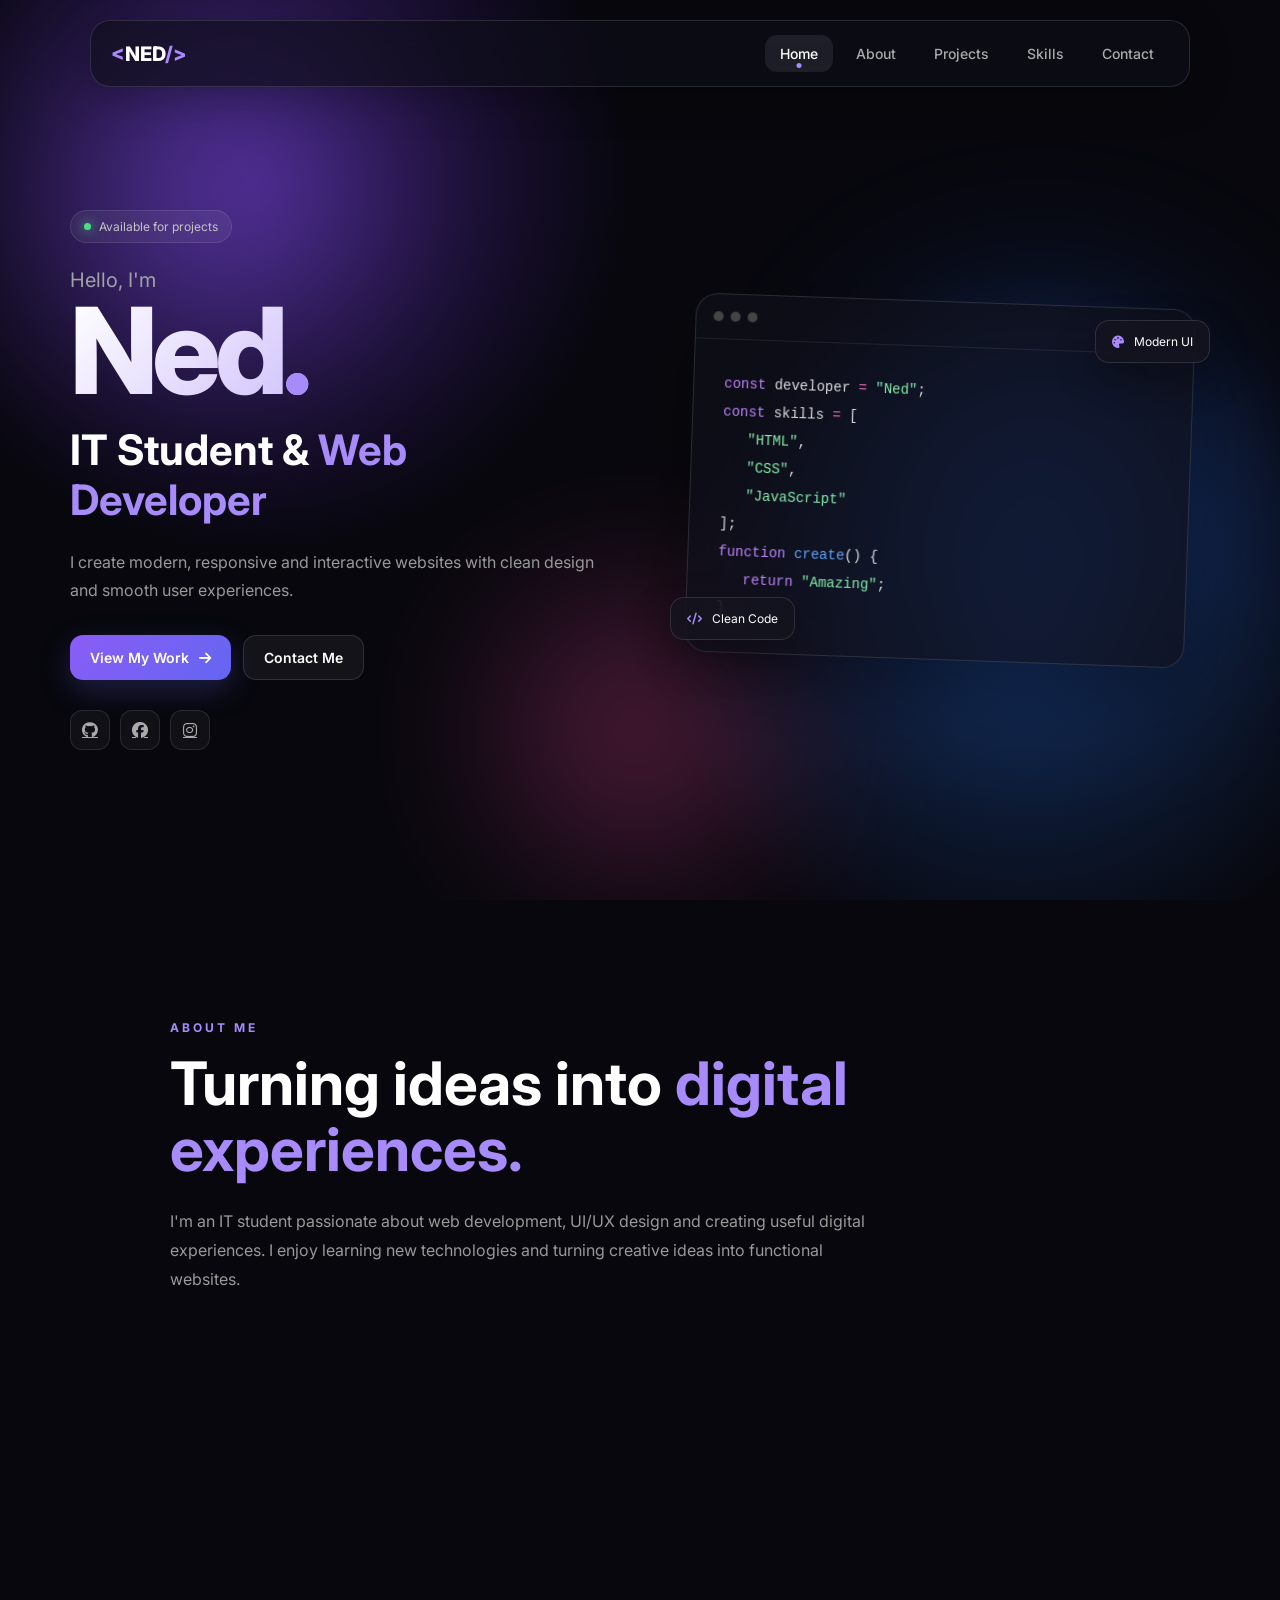
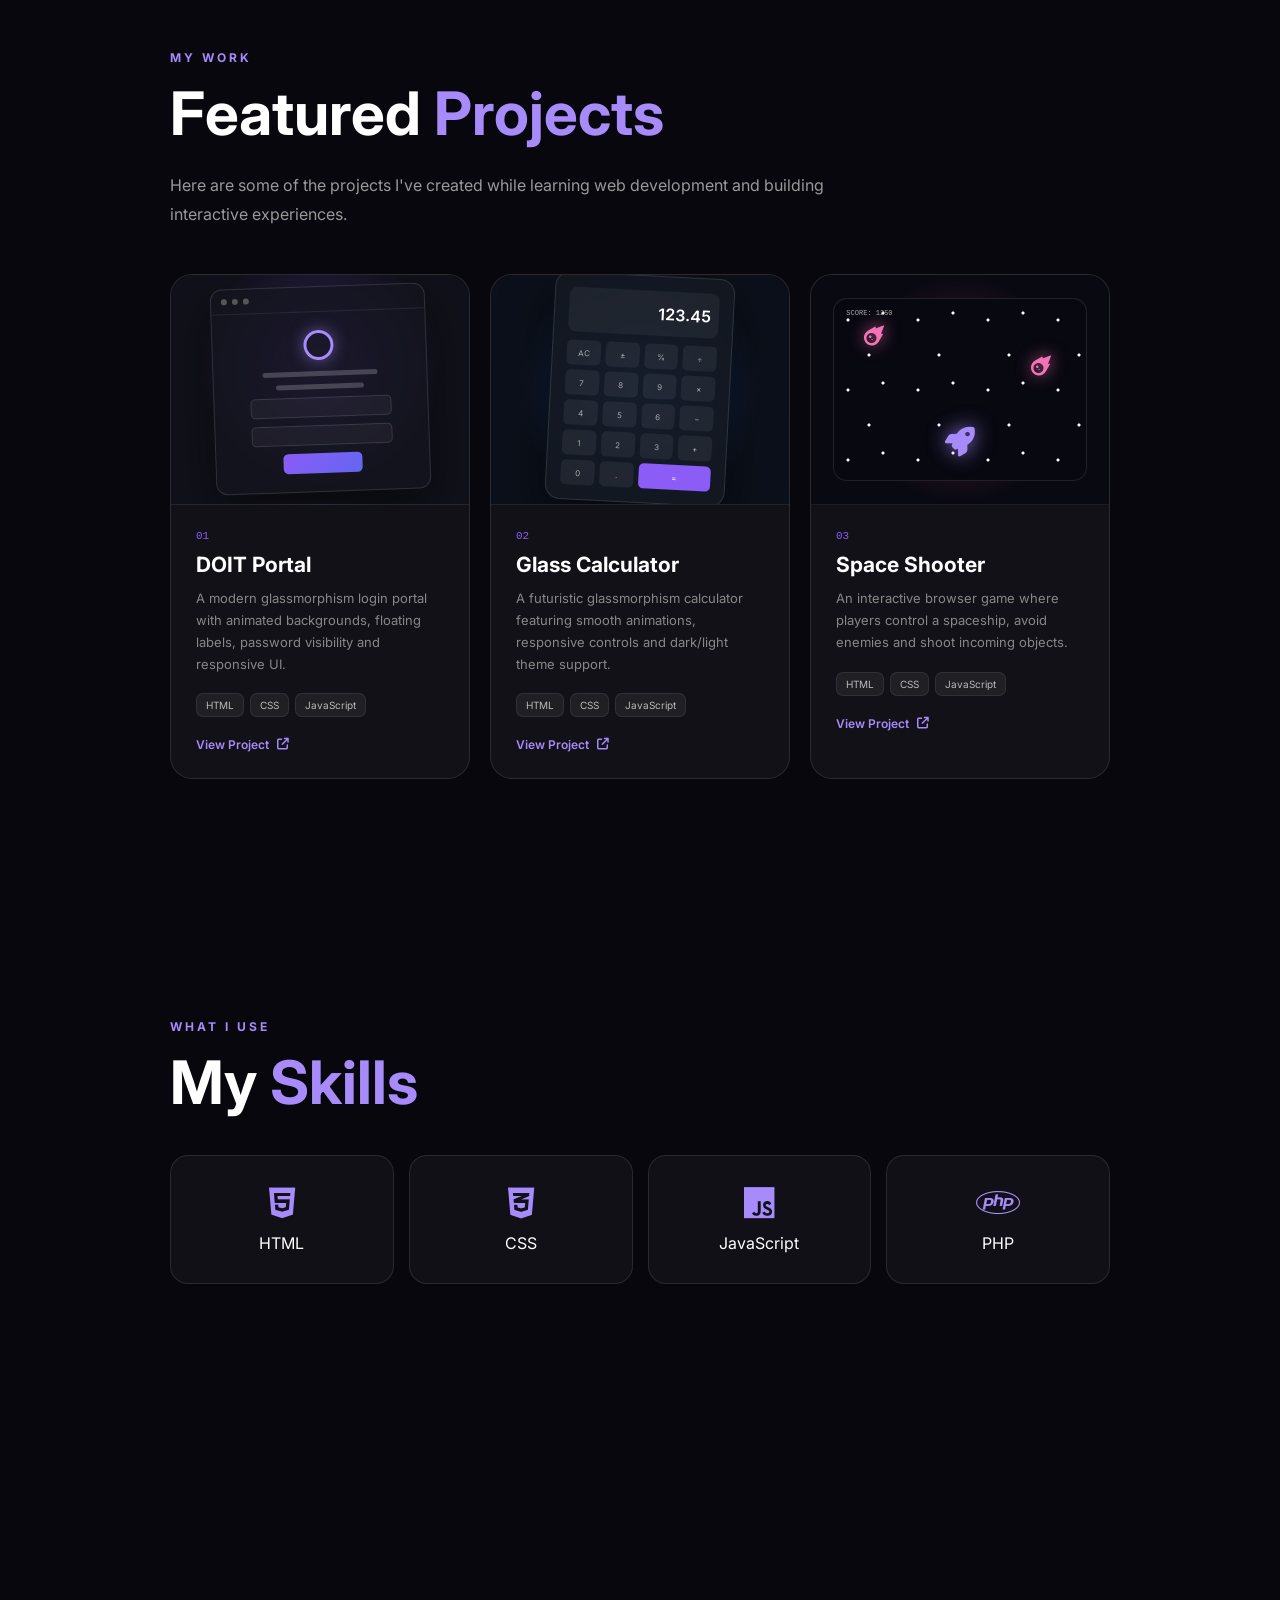
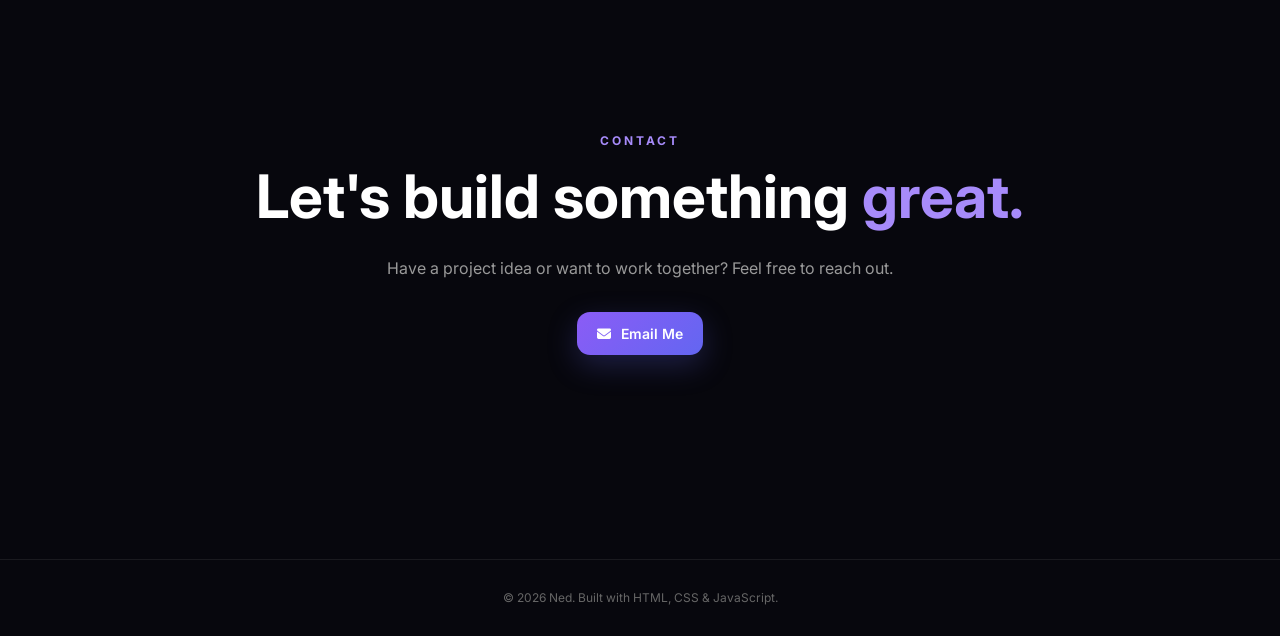
<file: index.html>
<!DOCTYPE html>
<html lang="en">

<head>
    <meta charset="UTF-8">
    <meta name="viewport" content="width=device-width, initial-scale=1.0">

    <title>Ned | Portfolio</title>

    <link rel="preconnect" href="https://fonts.googleapis.com">
    <link rel="preconnect" href="https://fonts.gstatic.com" crossorigin>

    <link
        href="https://fonts.googleapis.com/css2?family=Inter:wght@400;500;600;700;800&display=swap"
        rel="stylesheet">

    <link
        rel="stylesheet"
        href="https://cdnjs.cloudflare.com/ajax/libs/font-awesome/6.5.2/css/all.min.css">

    <link rel="stylesheet" href="./style.css">
</head>

<body>

    <div class="background">
        <div class="orb orb-1"></div>
        <div class="orb orb-2"></div>
        <div class="orb orb-3"></div>
    </div>

    <header class="navbar">

        <a href="#home" class="logo">
            <span>&lt;</span>NED<span>/&gt;</span>
        </a>

        <nav id="navMenu">

            <a href="#home" class="nav-link active">
                Home
            </a>

            <a href="#about" class="nav-link">
                About
            </a>

            <a href="#projects" class="nav-link">
                Projects
            </a>

            <a href="#skills" class="nav-link">
                Skills
            </a>

            <a href="#contact" class="nav-link">
                Contact
            </a>

        </nav>

        <button class="menu-btn" id="menuBtn">
            <i class="fa-solid fa-bars"></i>
        </button>

    </header>

    <main>

        <section class="hero" id="home">

            <div class="hero-content">

                <div class="available">
                    <span class="status-dot"></span>
                    Available for projects
                </div>

                <p class="hello">
                    Hello, I'm
                </p>

                <h1>
                    Ned<span>.</span>
                </h1>

                <h2>
                    IT Student &
                    <span>Web Developer</span>
                </h2>

                <p class="description">
                    I create modern, responsive and interactive
                    websites with clean design and smooth user
                    experiences.
                </p>

                <div class="hero-buttons">

                    <a href="#projects" class="btn primary">
                        View My Work
                        <i class="fa-solid fa-arrow-right"></i>
                    </a>

                    <a href="#contact" class="btn secondary">
                        Contact Me
                    </a>

                </div>

                <div class="socials">

                    <a
                        href="https://github.com/benedicttorres216-beep"
                        aria-label="GitHub"
                        target="_blank"
                        rel="noopener noreferrer">

                        <i class="fa-brands fa-github"></i>

                    </a>

                    <a
                        href="https://www.facebook.com/share/14u4ykcNUJU/"
                        aria-label="Facebook"
                        target="_blank"
                        rel="noopener noreferrer">

                        <i class="fa-brands fa-facebook"></i>

                    </a>

                    <a
                        href="https://www.instagram.com/nedzz_zzz?igsh=MWw2bXNyaHpub2o1bA=="
                        aria-label="Instagram"
                        target="_blank"
                        rel="noopener noreferrer">

                        <i class="fa-brands fa-instagram"></i>

                    </a>

                </div>

            </div>

            <div class="hero-visual">

                <div class="code-card">

                    <div class="window-bar">
                        <span></span>
                        <span></span>
                        <span></span>
                    </div>

                    <div class="code-content">

                        <p>
                            <span class="purple">const</span>
                            developer
                            <span class="pink">=</span>
                            <span class="green">"Ned"</span>;
                        </p>

                        <p>
                            <span class="purple">const</span>
                            skills
                            <span class="pink">=</span>
                            [
                        </p>

                        <p class="indent">
                            <span class="green">"HTML"</span>,
                        </p>

                        <p class="indent">
                            <span class="green">"CSS"</span>,
                        </p>

                        <p class="indent">
                            <span class="green">"JavaScript"</span>
                        </p>

                        <p>
                            ];
                        </p>

                        <p>
                            <span class="purple">function</span>
                            <span class="blue">create</span>() {
                        </p>

                        <p class="indent">
                            <span class="purple">return</span>
                            <span class="green">"Amazing"</span>;
                        </p>

                        <p>
                            }
                        </p>

                    </div>

                </div>

                <div class="floating-card card-one">
                    <i class="fa-solid fa-code"></i>
                    <span>Clean Code</span>
                </div>

                <div class="floating-card card-two">
                    <i class="fa-solid fa-palette"></i>
                    <span>Modern UI</span>
                </div>

            </div>

        </section>

        <section id="about" class="section">

            <p class="section-label">
                ABOUT ME
            </p>

            <h2 class="section-title">
                Turning ideas into
                <span>digital experiences.</span>
            </h2>

            <p class="section-text">
                I'm an IT student passionate about web development,
                UI/UX design and creating useful digital experiences.
                I enjoy learning new technologies and turning creative
                ideas into functional websites.
            </p>

        </section>

        <section id="projects" class="section">

            <p class="section-label">
                MY WORK
            </p>

            <h2 class="section-title">
                Featured <span>Projects</span>
            </h2>

            <p class="section-text">
                Here are some of the projects I've created while
                learning web development and building interactive
                experiences.
            </p>

            <div class="project-grid">

                <div class="project-card">

                    <div class="project-image portal">

                        <div class="preview-window">

                            <div class="preview-top">
                                <span></span>
                                <span></span>
                                <span></span>
                            </div>

                            <div class="portal-preview">

                                <div class="preview-logo"></div>

                                <div class="preview-line large"></div>

                                <div class="preview-line"></div>

                                <div class="preview-input"></div>

                                <div class="preview-input"></div>

                                <div class="preview-button"></div>

                            </div>

                        </div>

                    </div>

                    <div class="project-info">

                        <div class="project-number">
                            01
                        </div>

                        <h3>
                            DOIT Portal
                        </h3>

                        <p>
                            A modern glassmorphism login portal
                            with animated backgrounds, floating
                            labels, password visibility and
                            responsive UI.
                        </p>

                        <div class="tech-stack">
                            <span>HTML</span>
                            <span>CSS</span>
                            <span>JavaScript</span>
                        </div>

                        <a
                            href="./Portal/index.html"
                            class="project-link">

                            View Project
                            <i class="fa-solid fa-arrow-up-right-from-square"></i>

                        </a>

                    </div>

                </div>

                <div class="project-card">

                    <div class="project-image calculator">

                        <div class="calculator-preview">

                            <div class="calc-display">
                                123.45
                            </div>

                            <div class="calc-buttons">

                                <span>AC</span>
                                <span>±</span>
                                <span>%</span>
                                <span>÷</span>

                                <span>7</span>
                                <span>8</span>
                                <span>9</span>
                                <span>×</span>

                                <span>4</span>
                                <span>5</span>
                                <span>6</span>
                                <span>−</span>

                                <span>1</span>
                                <span>2</span>
                                <span>3</span>
                                <span>+</span>

                                <span>0</span>
                                <span>.</span>
                                <span>=</span>

                            </div>

                        </div>

                    </div>

                    <div class="project-info">

                        <div class="project-number">
                            02
                        </div>

                        <h3>
                            Glass Calculator
                        </h3>

                        <p>
                            A futuristic glassmorphism calculator
                            featuring smooth animations, responsive
                            controls and dark/light theme support.
                        </p>

                        <div class="tech-stack">
                            <span>HTML</span>
                            <span>CSS</span>
                            <span>JavaScript</span>
                        </div>

                        <a
                            href="./calculator/index.html"
                            class="project-link">

                            View Project
                            <i class="fa-solid fa-arrow-up-right-from-square"></i>

                        </a>

                    </div>

                </div>

                <div class="project-card">

                    <div class="project-image game">

                        <div class="game-preview">

                            <div class="player">
                                <i class="fa-solid fa-rocket"></i>
                            </div>

                            <div class="enemy enemy-one">
                                <i class="fa-solid fa-meteor"></i>
                            </div>

                            <div class="enemy enemy-two">
                                <i class="fa-solid fa-meteor"></i>
                            </div>

                            <div class="game-score">
                                SCORE: 1250
                            </div>

                        </div>

                    </div>

                    <div class="project-info">

                        <div class="project-number">
                            03
                        </div>

                        <h3>
                            Space Shooter
                        </h3>

                        <p>
                            An interactive browser game where
                            players control a spaceship, avoid
                            enemies and shoot incoming objects.
                        </p>

                        <div class="tech-stack">
                            <span>HTML</span>
                            <span>CSS</span>
                            <span>JavaScript</span>
                        </div>

                        <a
                            href="./Games/index.html"
                            class="project-link">

                            View Project
                            <i class="fa-solid fa-arrow-up-right-from-square"></i>

                        </a>

                    </div>

                </div>

            </div>

        </section>

        <section id="skills" class="section">

            <p class="section-label">
                WHAT I USE
            </p>

            <h2 class="section-title">
                My <span>Skills</span>
            </h2>

            <div class="skills">

                <div class="skill">
                    <i class="fa-brands fa-html5"></i>
                    <span>HTML</span>
                </div>

                <div class="skill">
                    <i class="fa-brands fa-css3-alt"></i>
                    <span>CSS</span>
                </div>

                <div class="skill">
                    <i class="fa-brands fa-js"></i>
                    <span>JavaScript</span>
                </div>

                <div class="skill">
                    <i class="fa-brands fa-php"></i>
                    <span>PHP</span>
                </div>

            </div>

        </section>

        <section id="contact" class="section contact">

            <p class="section-label">
                CONTACT
            </p>

            <h2 class="section-title">
                Let's build something
                <span>great.</span>
            </h2>

            <p class="section-text">
                Have a project idea or want to work together?
                Feel free to reach out.
            </p>

            <a
                href="https://mail.google.com/mail/?view=cm&fs=1&to=benedicttorres216@gmail.com"
                class="btn primary"
                target="_blank"
                rel="noopener noreferrer">

                <i class="fa-solid fa-envelope"></i>
                Email Me

            </a>

        </section>

    </main>

    <footer>
        © 2026 Ned. Built with HTML, CSS & JavaScript.
    </footer>

    <script src="./main.js"></script>

</body>

 </html>
</file>
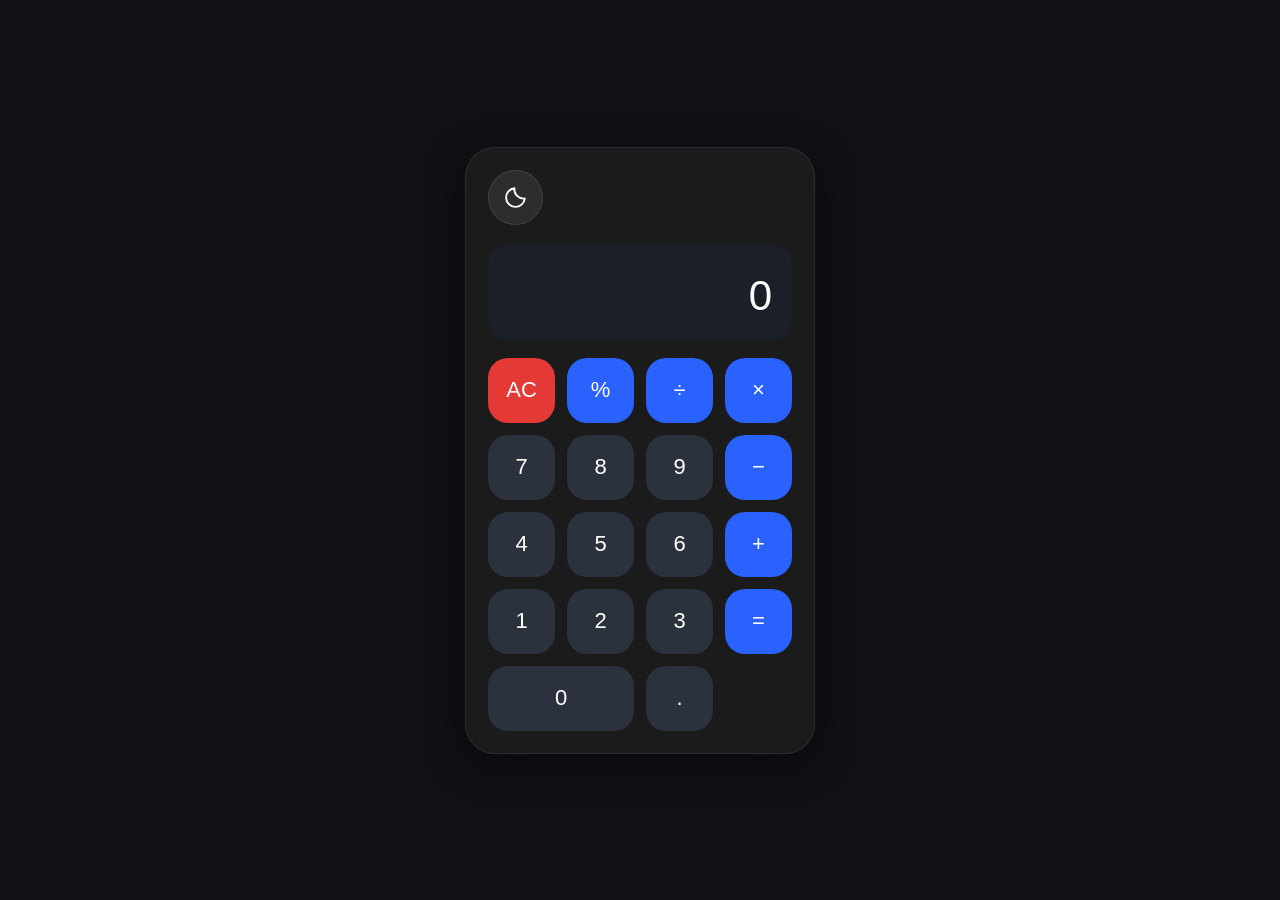
<file: calculator/index.html>
<!DOCTYPE html>
<html lang="en">
<head>
<meta charset="UTF-8">
<meta name="viewport" content="width=device-width, initial-scale=1.0">
<title>Yawa nga Calculator</title>

<style>
* {
    box-sizing: border-box;
}

body {
    margin: 0;
    display: flex;
    justify-content: center;
    align-items: center;
    min-height: 100vh;
    background: #0f1115;
    font-family: Arial, sans-serif;
    transition: background .3s ease;
}

.calculator {
    width: min(350px, 92vw);
    padding: 22px;
    border-radius: 30px;
    background: rgba(30,30,30,.85);
    backdrop-filter: blur(20px);
    -webkit-backdrop-filter: blur(20px);
    border: 1px solid rgba(255,255,255,.08);
    box-shadow: 0 10px 35px rgba(0,0,0,.5);
}

.theme-btn {
    width: 55px;
    height: 55px;
    border: 1px solid rgba(255,255,255,.1);
    border-radius: 50%;
    background: rgba(255,255,255,.08);
    color: white;
    display: flex;
    justify-content: center;
    align-items: center;
    cursor: pointer;
    margin-bottom: 20px;
    transition: .3s ease;
}

.theme-btn svg {
    width: 25px;
    height: 25px;
    stroke: currentColor;
    fill: none;
    stroke-width: 1.8;
    stroke-linecap: round;
    stroke-linejoin: round;
}

.theme-btn:active {
    transform: scale(.9);
}

.display {
    height: 95px;
    margin-bottom: 18px;
    padding: 20px;
    border-radius: 20px;
    background: #1b1f27;
    color: #fff;
    font-size: 42px;
    display: flex;
    justify-content: flex-end;
    align-items: flex-end;
    overflow: hidden;
    word-break: break-all;
}

.buttons {
    display: grid;
    grid-template-columns: repeat(4,1fr);
    gap: 12px;
}

.buttons button {
    height: 65px;
    border: none;
    border-radius: 20px;
    font-size: 22px;
    cursor: pointer;
    color: white;
    background: #2b313d;
    transition: .2s;
}

.buttons button:active {
    transform: scale(.94);
}

.operator {
    background: #2962ff !important;
}

.clear {
    background: #e53935 !important;
}

.zero {
    grid-column: span 2;
}

body.light {
    background: #f2f2f2;
}

body.light .calculator {
    background: rgba(255,255,255,.85);
    border: 1px solid #ddd;
    box-shadow: 0 10px 35px rgba(0,0,0,.12);
}

body.light .display {
    background: #f0f1f5;
    color: #111;
}

body.light .buttons button {
    background: #e5e5e5;
    color: #111;
}

body.light .buttons .operator {
    background: #4f8cff !important;
    color: #fff;
}

body.light .buttons .clear {
    background: #e53935 !important;
    color: #fff;
}

body.light .theme-btn {
    background: #fff;
    border-color: #ddd;
    color: #111;
}
</style>
</head>

<body>

<div class="calculator">

    <button id="themeToggle" class="theme-btn"
        onclick="toggleTheme()" aria-label="Toggle theme">

        <svg id="themeIcon" viewBox="0 0 24 24">
            <path d="M20.9 13A9 9 0 0 1 11 3.1 9 9 0 1 0 20.9 13Z"/>
        </svg>

    </button>

    <div id="display" class="display">0</div>

    <div class="buttons">

        <button class="clear" onclick="clearDisplay()">AC</button>
        <button class="operator" onclick="append('%')">%</button>
        <button class="operator" onclick="append('/')">÷</button>
        <button class="operator" onclick="append('*')">×</button>

        <button onclick="append('7')">7</button>
        <button onclick="append('8')">8</button>
        <button onclick="append('9')">9</button>
        <button class="operator" onclick="append('-')">−</button>

        <button onclick="append('4')">4</button>
        <button onclick="append('5')">5</button>
        <button onclick="append('6')">6</button>
        <button class="operator" onclick="append('+')">+</button>

        <button onclick="append('1')">1</button>
        <button onclick="append('2')">2</button>
        <button onclick="append('3')">3</button>
        <button class="operator" onclick="calculate()">=</button>

        <button class="zero" onclick="append('0')">0</button>
        <button onclick="append('.')">.</button>

    </div>
</div>

<script>
const display = document.getElementById("display");

let expression = "";

const moonIcon = `
<svg viewBox="0 0 24 24">
    <path d="M20.9 13A9 9 0 0 1 11 3.1 9 9 0 1 0 20.9 13Z"/>
</svg>`;

const sunIcon = `
<svg viewBox="0 0 24 24">
    <circle cx="12" cy="12" r="4"/>
    <path d="M12 2v2"/>
    <path d="M12 20v2"/>
    <path d="m4.93 4.93 1.42 1.42"/>
    <path d="m17.65 17.65 1.42 1.42"/>
    <path d="M2 12h2"/>
    <path d="M20 12h2"/>
    <path d="m4.93 19.07 1.42-1.42"/>
    <path d="m17.65 6.35 1.42-1.42"/>
</svg>`;

function append(value) {
    expression += value;
    display.textContent = expression || "0";
}

function clearDisplay() {
    expression = "";
    display.textContent = "0";
}

function deleteLast() {
    expression = expression.slice(0, -1);
    display.textContent = expression || "0";
}

function calculate() {
    const subscribe = confirm(
        "✨ Calculator Premium\n\n" +
        "Unlock unlimited calculations.\n\n" +
        "Price: ₱999.99/month\n\n" +
        "Subscribe now?"
    );

    if (subscribe) {
        alert("Payment gateway is under maintenance.");
    } else {
        alert("HAHAHA PULUBI.");
    }

    display.textContent = "I MISS YOU BABY";
}

function toggleTheme() {
    document.body.classList.toggle("light");

    const isLight = document.body.classList.contains("light");

    document.getElementById("themeIcon").outerHTML =
        `<span id="themeIcon">${isLight ? sunIcon : moonIcon}</span>`;

    localStorage.setItem("theme", isLight ? "light" : "dark");
}

window.addEventListener("load", () => {
    const savedTheme = localStorage.getItem("theme");

    if (savedTheme === "light") {
        document.body.classList.add("light");
        document.getElementById("themeIcon").outerHTML =
            `<span id="themeIcon">${sunIcon}</span>`;
    }
});
</script>

</body>
</html>
</file>
<file: style.css>
* {
    margin: 0;
    padding: 0;
    box-sizing: border-box;
}

html {
    scroll-behavior: smooth;
}

body {
    font-family: "Inter", sans-serif;
    background: #07070d;
    color: white;
    overflow-x: hidden;
}

.background {
    position: fixed;
    inset: 0;
    z-index: -2;
    overflow: hidden;
    background:
        radial-gradient(circle at 20% 20%, #351b68 0%, transparent 30%),
        radial-gradient(circle at 80% 70%, #122b55 0%, transparent 30%),
        #07070d;
}

.orb {
    position: absolute;
    border-radius: 50%;
    filter: blur(90px);
    opacity: .35;
    animation: float 10s infinite alternate ease-in-out;
}

.orb-1 {
    width: 300px;
    height: 300px;
    background: #8b5cf6;
    top: 5%;
    left: 5%;
}

.orb-2 {
    width: 350px;
    height: 350px;
    background: #2563eb;
    right: 5%;
    top: 35%;
    animation-delay: 2s;
}

.orb-3 {
    width: 250px;
    height: 250px;
    background: #ec4899;
    left: 40%;
    bottom: 5%;
    animation-delay: 4s;
}

@keyframes float {
    from {
        transform: translate(0, 0);
    }

    to {
        transform: translate(40px, -30px);
    }
}

.navbar {
    position: fixed;
    top: 20px;
    left: 50%;
    transform: translateX(-50%);

    width: min(1100px, calc(100% - 30px));

    padding: 14px 20px;

    display: flex;
    align-items: center;
    justify-content: space-between;

    border: 1px solid rgba(255,255,255,.12);

    background: rgba(15,15,25,.65);

    backdrop-filter: blur(20px);
    -webkit-backdrop-filter: blur(20px);

    border-radius: 20px;

    z-index: 1000;

    box-shadow: 0 10px 40px rgba(0,0,0,.25);
}

.logo {
    text-decoration: none;
    color: white;

    font-size: 20px;
    font-weight: 800;
}

.logo span {
    color: #a78bfa;
}

nav {
    display: flex;
    gap: 8px;
}

.nav-link {
    position: relative;

    color: #aaa;
    text-decoration: none;

    padding: 10px 15px;

    border-radius: 12px;

    font-size: 14px;
    font-weight: 500;

    transition: .3s;
}

.nav-link:hover,
.nav-link.active {
    color: white;
    background: rgba(255,255,255,.08);
}

.nav-link.active::after {
    content: "";

    position: absolute;

    bottom: 4px;
    left: 50%;

    transform: translateX(-50%);

    width: 5px;
    height: 5px;

    border-radius: 50%;

    background: #a78bfa;
}

.menu-btn {
    display: none;

    width: 42px;
    height: 42px;

    border: 1px solid rgba(255,255,255,.12);

    background: rgba(255,255,255,.06);

    color: white;

    border-radius: 12px;

    font-size: 18px;
}

.hero {
    min-height: 100vh;

    max-width: 1200px;

    margin: auto;

    padding: 140px 30px 80px;

    display: grid;

    grid-template-columns: 1fr 1fr;

    align-items: center;

    gap: 60px;
}

.available {
    display: inline-flex;

    align-items: center;

    gap: 8px;

    padding: 8px 13px;

    margin-bottom: 25px;

    border-radius: 30px;

    background: rgba(255,255,255,.06);

    border: 1px solid rgba(255,255,255,.1);

    color: #c4c4c4;

    font-size: 12px;
}

.status-dot {
    width: 7px;
    height: 7px;

    background: #4ade80;

    border-radius: 50%;

    box-shadow: 0 0 12px #4ade80;
}

.hello {
    color: #a1a1aa;

    font-size: 20px;

    margin-bottom: 5px;
}

.hero h1 {
    font-size: clamp(70px, 10vw, 120px);

    line-height: .9;

    letter-spacing: -6px;

    font-weight: 800;

    background: linear-gradient(
        135deg,
        #fff,
        #a78bfa
    );

    -webkit-background-clip: text;
    -webkit-text-fill-color: transparent;
}

.hero h1 span {
    -webkit-text-fill-color: #a78bfa;
}

.hero h2 {
    margin-top: 20px;

    font-size: clamp(24px, 4vw, 42px);

    line-height: 1.2;
}

.hero h2 span {
    color: #a78bfa;
}

.description {
    max-width: 550px;

    margin-top: 22px;

    color: #999;

    font-size: 16px;

    line-height: 1.8;
}

.hero-buttons {
    display: flex;

    gap: 12px;

    margin-top: 30px;

    flex-wrap: wrap;
}

.btn {
    display: inline-flex;

    align-items: center;

    justify-content: center;

    gap: 10px;

    padding: 13px 20px;

    border-radius: 13px;

    text-decoration: none;

    font-size: 14px;

    font-weight: 600;

    transition: .3s;
}

.btn.primary {
    color: white;

    background: linear-gradient(
        135deg,
        #8b5cf6,
        #6366f1
    );

    box-shadow: 0 10px 30px rgba(99,102,241,.25);
}

.btn.primary:hover {
    transform: translateY(-3px);

    box-shadow: 0 15px 35px rgba(99,102,241,.4);
}

.btn.secondary {
    color: white;

    border: 1px solid rgba(255,255,255,.12);

    background: rgba(255,255,255,.05);
}

.btn.secondary:hover {
    background: rgba(255,255,255,.1);

    transform: translateY(-3px);
}

.socials {
    display: flex;

    gap: 10px;

    margin-top: 30px;
}

.socials a {
    width: 40px;
    height: 40px;

    display: grid;

    place-items: center;

    border-radius: 12px;

    color: #aaa;

    border: 1px solid rgba(255,255,255,.1);

    background: rgba(255,255,255,.04);

    transition: .3s;
}

.socials a:hover {
    color: white;

    transform: translateY(-4px);

    background: rgba(255,255,255,.1);
}

.hero-visual {
    position: relative;

    display: flex;

    justify-content: center;

    align-items: center;

    min-height: 500px;
}

.code-card {
    width: 100%;

    max-width: 500px;

    border-radius: 22px;

    overflow: hidden;

    background: rgba(15,15,25,.7);

    border: 1px solid rgba(255,255,255,.12);

    backdrop-filter: blur(20px);

    box-shadow:
        0 30px 80px rgba(0,0,0,.45);

    transform: rotate(2deg);

    transition: .5s;
}

.code-card:hover {
    transform: rotate(0deg) translateY(-8px);
}

.window-bar {
    height: 45px;

    display: flex;

    align-items: center;

    gap: 7px;

    padding: 0 17px;

    border-bottom: 1px solid rgba(255,255,255,.08);
}

.window-bar span {
    width: 10px;
    height: 10px;

    border-radius: 50%;

    background: #444;
}

.code-content {
    padding: 30px;

    font-family: monospace;

    font-size: 14px;

    line-height: 2;

    color: #ddd;
}

.indent {
    padding-left: 25px;
}

.purple {
    color: #c084fc;
}

.pink {
    color: #f472b6;
}

.green {
    color: #86efac;
}

.blue {
    color: #60a5fa;
}

.floating-card {
    position: absolute;

    display: flex;

    align-items: center;

    gap: 10px;

    padding: 13px 16px;

    border-radius: 14px;

    background: rgba(20,20,30,.7);

    backdrop-filter: blur(15px);

    border: 1px solid rgba(255,255,255,.12);

    font-size: 12px;

    box-shadow: 0 15px 40px rgba(0,0,0,.3);

    animation: cardFloat 4s infinite ease-in-out;
}

.floating-card i {
    color: #a78bfa;
}

.card-one {
    left: 0;
    bottom: 90px;
}

.card-two {
    right: 0;
    top: 90px;

    animation-delay: 1.5s;
}

@keyframes cardFloat {
    0%,100% {
        transform: translateY(0);
    }

    50% {
        transform: translateY(-12px);
    }
}

.section {
    max-width: 1000px;

    margin: auto;

    padding: 120px 30px;

    min-height: 70vh;
}

.section-label {
    color: #a78bfa;

    font-size: 12px;

    font-weight: 700;

    letter-spacing: 3px;

    margin-bottom: 15px;
}

.section-title {
    font-size: clamp(35px, 6vw, 60px);

    line-height: 1.1;

    margin-bottom: 25px;
}

.section-title span {
    color: #a78bfa;
}

.section-text {
    max-width: 700px;

    color: #999;

    line-height: 1.8;

    font-size: 16px;
}

.project-grid {
    display: grid;

    grid-template-columns: repeat(3, 1fr);

    gap: 20px;

    margin-top: 45px;
}

.project-card {
    overflow: hidden;

    padding: 0;

    border-radius: 22px;

    background: rgba(255,255,255,.045);

    border: 1px solid rgba(255,255,255,.1);

    transition: .4s ease;
}

.project-card:hover {
    transform: translateY(-10px);

    border-color: rgba(167,139,250,.4);

    box-shadow:
        0 25px 60px rgba(0,0,0,.35);
}

.project-image {
    height: 230px;

    position: relative;

    display: flex;

    align-items: center;

    justify-content: center;

    overflow: hidden;

    border-bottom: 1px solid rgba(255,255,255,.08);
}

.project-image.portal {
    background:
        radial-gradient(
            circle at 50% 40%,
            rgba(139,92,246,.35),
            transparent 60%
        ),
        #11111b;
}

.project-image.calculator {
    background:
        radial-gradient(
            circle at 50% 50%,
            rgba(59,130,246,.3),
            transparent 65%
        ),
        #0b101a;
}

.project-image.game {
    background:
        radial-gradient(
            circle at 50% 50%,
            rgba(236,72,153,.3),
            transparent 60%
        ),
        #090912;
}

.preview-window {
    width: 72%;

    background: rgba(20,20,30,.8);

    border: 1px solid rgba(255,255,255,.12);

    border-radius: 12px;

    overflow: hidden;

    box-shadow:
        0 20px 50px rgba(0,0,0,.5);

    transform: rotate(-2deg);

    transition: .4s;
}

.project-card:hover .preview-window {
    transform: rotate(0deg) scale(1.03);
}

.preview-top {
    height: 25px;

    display: flex;

    align-items: center;

    gap: 5px;

    padding-left: 10px;

    border-bottom: 1px solid rgba(255,255,255,.08);
}

.preview-top span {
    width: 6px;
    height: 6px;

    border-radius: 50%;

    background: #555;
}

.portal-preview {
    padding: 18px;

    display: flex;

    flex-direction: column;

    align-items: center;

    gap: 8px;
}

.preview-logo {
    width: 30px;
    height: 30px;

    border-radius: 50%;

    border: 3px solid #a78bfa;

    box-shadow:
        0 0 15px rgba(167,139,250,.5);

    margin-bottom: 3px;
}

.preview-line {
    width: 50%;

    height: 5px;

    border-radius: 10px;

    background: rgba(255,255,255,.2);
}

.preview-line.large {
    width: 65%;
}

.preview-input {
    width: 80%;

    height: 20px;

    border-radius: 5px;

    border: 1px solid rgba(255,255,255,.12);

    background: rgba(255,255,255,.04);
}

.preview-button {
    width: 45%;

    height: 20px;

    border-radius: 5px;

    background:
        linear-gradient(
            135deg,
            #8b5cf6,
            #6366f1
        );
}

.calculator-preview {
    width: 180px;

    padding: 14px;

    border-radius: 15px;

    background: rgba(20,25,35,.85);

    border: 1px solid rgba(255,255,255,.12);

    box-shadow:
        0 20px 50px rgba(0,0,0,.5);

    transform: rotate(3deg);

    transition: .4s;
}

.project-card:hover .calculator-preview {
    transform: rotate(0deg) scale(1.04);
}

.calc-display {
    height: 45px;

    display: flex;

    align-items: center;

    justify-content: flex-end;

    padding: 8px;

    margin-bottom: 8px;

    border-radius: 8px;

    background: rgba(255,255,255,.05);

    color: white;

    font-size: 16px;

    font-weight: 600;
}

.calc-buttons {
    display: grid;

    grid-template-columns: repeat(4, 1fr);

    gap: 5px;
}

.calc-buttons span {
    height: 25px;

    display: grid;

    place-items: center;

    border-radius: 5px;

    background: rgba(255,255,255,.06);

    color: #aaa;

    font-size: 8px;
}

.calc-buttons span:last-child {
    background: #8b5cf6;

    color: white;

    grid-column: span 2;
}

.game-preview {
    width: 85%;

    height: 80%;

    position: relative;

    overflow: hidden;

    border-radius: 14px;

    background:
        radial-gradient(
            circle at 20% 30%,
            white 1px,
            transparent 2px
        ),
        radial-gradient(
            circle at 70% 20%,
            white 1px,
            transparent 2px
        ),
        radial-gradient(
            circle at 50% 80%,
            white 1px,
            transparent 2px
        ),
        #080811;

    background-size: 70px 70px;

    border: 1px solid rgba(255,255,255,.1);
}

.player {
    position: absolute;

    bottom: 20px;

    left: 50%;

    transform: translateX(-50%);

    color: #a78bfa;

    font-size: 30px;

    filter:
        drop-shadow(
            0 0 10px rgba(167,139,250,.8)
        );

    transition: .4s;
}

.project-card:hover .player {
    transform:
        translateX(-50%)
        translateY(-8px);
}

.enemy {
    position: absolute;

    color: #f472b6;

    font-size: 20px;

    filter:
        drop-shadow(
            0 0 8px rgba(244,114,182,.8)
        );
}

.enemy-one {
    top: 25px;

    left: 30px;
}

.enemy-two {
    top: 55px;

    right: 35px;
}

.game-score {
    position: absolute;

    top: 10px;

    left: 12px;

    font-family: monospace;

    font-size: 7px;

    color: #aaa;
}

.project-info {
    padding: 25px;
}

.project-number {
    color: #8b5cf6;

    font-family: monospace;

    font-size: 11px;

    margin-bottom: 10px;
}

.project-info h3 {
    font-size: 21px;

    margin-bottom: 10px;
}

.project-info p {
    color: #888;

    font-size: 13px;

    line-height: 1.7;

    min-height: 67px;
}

.tech-stack {
    display: flex;

    flex-wrap: wrap;

    gap: 6px;

    margin-top: 18px;
}

.tech-stack span {
    padding: 5px 9px;

    border-radius: 7px;

    font-size: 10px;

    color: #bbb;

    background: rgba(255,255,255,.06);

    border: 1px solid rgba(255,255,255,.08);
}

.project-link {
    display: inline-flex;

    align-items: center;

    gap: 8px;

    margin-top: 20px;

    color: #a78bfa;

    text-decoration: none;

    font-size: 12px;

    font-weight: 600;

    transition: .3s;
}

.project-link:hover {
    color: white;

    gap: 12px;
}

.skills {
    display: grid;

    grid-template-columns: repeat(4,1fr);

    gap: 15px;

    margin-top: 40px;
}

.skill {
    padding: 30px 15px;

    display: flex;

    flex-direction: column;

    align-items: center;

    gap: 12px;

    border-radius: 18px;

    background: rgba(255,255,255,.04);

    border: 1px solid rgba(255,255,255,.1);

    transition: .3s;
}

.skill:hover {
    transform: translateY(-5px);

    background: rgba(255,255,255,.07);
}

.skill i {
    font-size: 35px;

    color: #a78bfa;
}

.contact {
    text-align: center;

    display: flex;

    flex-direction: column;

    align-items: center;

    justify-content: center;
}

.contact .section-text {
    margin-bottom: 30px;
}

footer {
    text-align: center;

    padding: 30px;

    color: #666;

    font-size: 12px;

    border-top: 1px solid rgba(255,255,255,.08);
}

@media (max-width: 900px) {

    .project-grid {
        grid-template-columns: 1fr;
    }

    .project-card {
        max-width: 600px;

        margin: auto;

        width: 100%;
    }
}

@media (max-width: 800px) {

    .navbar {
        top: 12px;
    }

    nav {
        position: absolute;

        top: 70px;

        left: 0;

        width: 100%;

        padding: 10px;

        display: none;

        flex-direction: column;

        background: rgba(15,15,25,.9);

        backdrop-filter: blur(20px);

        border: 1px solid rgba(255,255,255,.1);

        border-radius: 18px;
    }

    nav.show {
        display: flex;
    }

    .nav-link {
        width: 100%;

        text-align: center;
    }

    .menu-btn {
        display: block;
    }

    .hero {
        grid-template-columns: 1fr;

        text-align: center;

        padding-top: 150px;

        gap: 30px;
    }

    .available {
        margin-bottom: 20px;
    }

    .description {
        margin-left: auto;

        margin-right: auto;
    }

    .hero-buttons,
    .socials {
        justify-content: center;
    }

    .hero-visual {
        min-height: 400px;
    }

    .code-content {
        font-size: 11px;

        padding: 20px;
    }

    .floating-card {
        display: none;
    }

    .skills {
        grid-template-columns: repeat(2,1fr);
    }

    .section {
        padding: 90px 25px;
    }
}

@media (max-width: 500px) {

    .hero h1 {
        font-size: 75px;

        letter-spacing: -4px;
    }

    .hero h2 {
        font-size: 25px;
    }

    .description {
        font-size: 14px;
    }

    .code-card {
        transform: none;
    }

    .project-image {
        height: 210px;
    }

    .project-info {
        padding: 22px;
    }

    .project-info p {
        min-height: auto;
    }

    .skills {
        gap: 10px;
    }

    .skill {
        padding: 25px 10px;
    }
                              }
</file>
